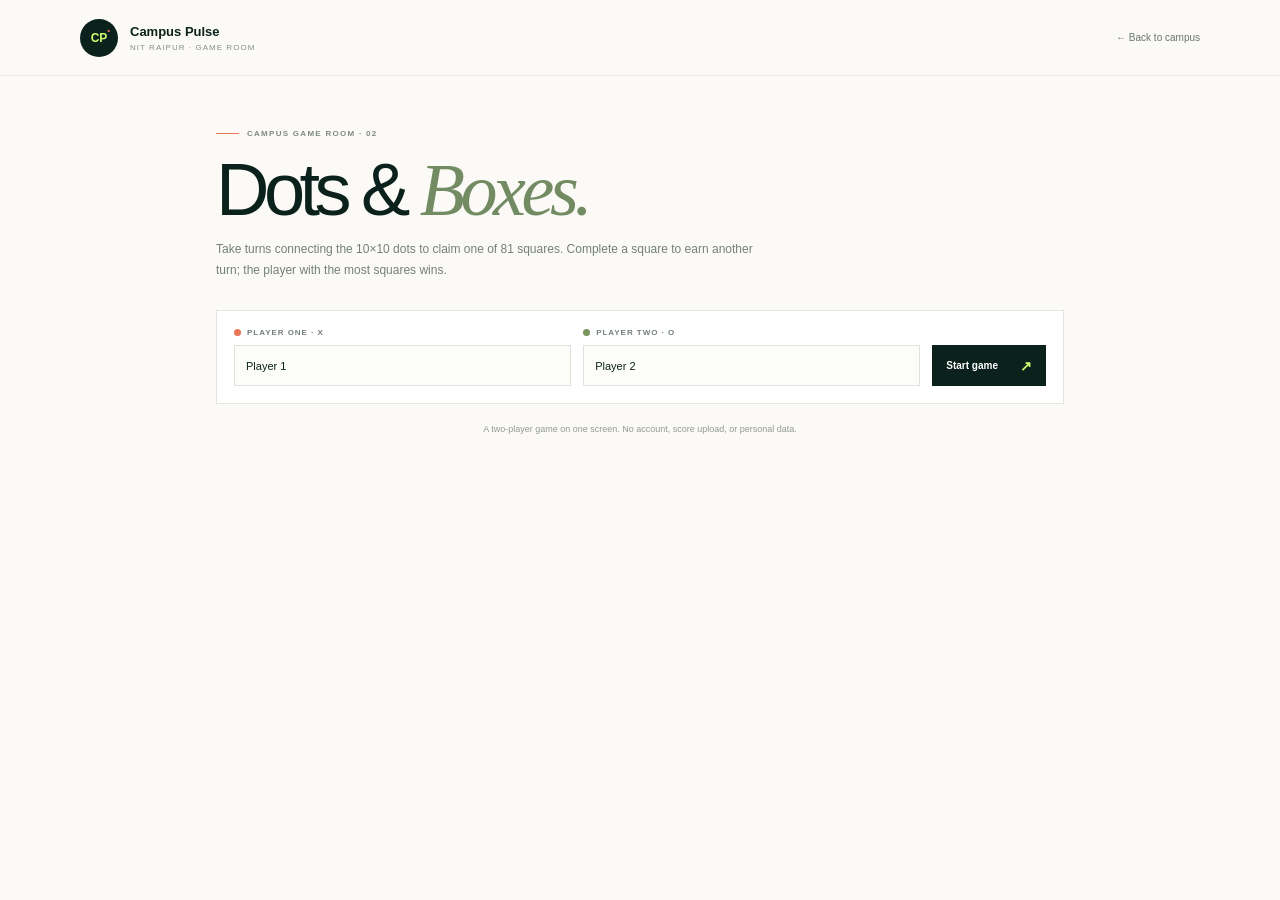
<file: dots-and-boxes.html>
<!doctype html>
<html lang="en">
<head>
<meta charset="utf-8"><meta name="viewport" content="width=device-width,initial-scale=1"><meta name="theme-color" content="#0b211c">
<meta name="description" content="Play Dots and Boxes with a friend on Campus Pulse."><title>Dots &amp; Boxes — Campus Pulse</title>
<link rel="stylesheet" href="./dots-and-boxes.css"><script src="./dots-and-boxes.js" defer></script>
</head>
<body>
<header class="game-header"><a class="game-brand" href="./index.html" aria-label="Return to Campus Pulse"><span class="brand-mark">CP<span>•</span></span><span><strong>Campus Pulse</strong><small>NIT RAIPUR · GAME ROOM</small></span></a><a class="back-link" href="./index.html">← Back to campus</a></header>
<main class="game-page">
<div class="game-eyebrow"><span></span> CAMPUS GAME ROOM · 02</div>
<h1>Dots &amp; <em>Boxes.</em></h1>
<p class="intro">Take turns connecting the 10×10 dots to claim one of 81 squares. Complete a square to earn another turn; the player with the most squares wins.</p>
<form id="players-form" class="players-form">
<label><span><i class="player-dot player-one"></i> PLAYER ONE · X</span><input name="player_one" type="text" value="Player 1" maxlength="32" required autocomplete="off" aria-label="Player one's name"></label>
<label><span><i class="player-dot player-two"></i> PLAYER TWO · O</span><input name="player_two" type="text" value="Player 2" maxlength="32" required autocomplete="off" aria-label="Player two's name"></label>
<button class="start-button" type="submit">Start game <span>↗</span></button>
</form>
<section class="game-console" id="game-console" hidden>
<div class="match-topline"><div><span class="match-label">THE MATCH</span><button class="new-round" id="new-round" type="button">New round ↻</button></div><p class="turn-status" id="turn-status" role="status" aria-live="polite"></p></div>
<div class="scoreboard" aria-label="Scores">
<div class="score-card player-one active" id="score-one"><span class="score-name" id="score-name-one">Player 1</span><b id="score-value-one">0</b></div>
<div class="score-divider">SQUARES</div>
<div class="score-card player-two" id="score-two"><span class="score-name" id="score-name-two">Player 2</span><b id="score-value-two">0</b></div>
</div>
<div class="board-frame"><svg id="dots-board" class="dots-board" viewBox="0 0 600 600" role="group" aria-label="Dots and Boxes board with 10 rows and 10 columns of dots" aria-describedby="board-hint"></svg></div>
<p class="board-hint" id="board-hint">Click or tap any open line between dots. A completed square shows its owner’s first letter. On a small screen, swipe sideways across the board.</p>
</section>
<div class="game-note">A two-player game on one screen. No account, score upload, or personal data.</div>
</main>
</body>
</html>
</file>
<file: dots-and-boxes.css>
:root{--ink:#0b211c;--paper:#fbfaf6;--line:#dedfd6;--lime:#ceff70;--coral:#e97658;--green:#78955e;--muted:#7b887e;--sans:Arial,Helvetica,sans-serif;--serif:Georgia,"Times New Roman",serif}
*{box-sizing:border-box}
body{margin:0;background:var(--paper);color:var(--ink);font-family:var(--sans);-webkit-font-smoothing:antialiased}
button,input{font:inherit}
button,a{-webkit-tap-highlight-color:transparent}
a{color:inherit;text-decoration:none}
[hidden]{display:none!important}
.game-header{height:76px;padding:0 max(6%,calc((100% - 1120px)/2));display:flex;align-items:center;justify-content:space-between;border-bottom:1px solid #e8e8e1;background:#fbfaf6}
.game-brand{display:flex;align-items:center;gap:12px}.brand-mark{height:38px;width:38px;border-radius:50%;background:var(--ink);color:var(--lime);display:grid;place-items:center;font-size:12px;font-weight:800;position:relative}.brand-mark span{position:absolute;right:8px;top:7px;color:var(--coral);font-size:8px}.game-brand strong,.game-brand small{display:block}.game-brand strong{font-size:13px}.game-brand small{margin-top:4px;font-size:8px;letter-spacing:.13em;color:#839087}.back-link{font-size:10px;color:#69766d}.back-link:hover{text-decoration:underline;text-underline-offset:4px}
.game-page{max-width:900px;margin:0 auto;padding:53px 26px 80px}.game-eyebrow{display:flex;align-items:center;gap:8px;font-size:8px;font-weight:800;letter-spacing:.16em;color:#7f8b81}.game-eyebrow span{width:23px;height:1px;background:var(--coral)}h1{font-size:clamp(48px,8vw,74px);line-height:.95;letter-spacing:-.075em;font-weight:500;margin:17px 0 14px}h1 em{font-family:var(--serif);font-weight:400;color:#738b63;letter-spacing:-.06em}.intro{max-width:550px;color:#748077;font-size:12px;line-height:1.7;margin:0 0 30px}
.players-form{display:grid;grid-template-columns:1fr 1fr auto;align-items:end;gap:12px;padding:17px;background:#fff;border:1px solid #e5e7de}.players-form label>span{display:flex;align-items:center;gap:6px;margin-bottom:8px;font-size:8px;font-weight:800;letter-spacing:.12em;color:#728077}.player-dot{height:7px;width:7px;border-radius:50%;display:inline-block}.player-one .player-dot,.player-dot.player-one{background:var(--coral)}.player-two .player-dot,.player-dot.player-two{background:var(--green)}.players-form input{width:100%;height:41px;padding:0 11px;border:1px solid #e0e3db;background:#fcfcf9;color:var(--ink);font-size:11px;outline:none}.players-form input:focus{border-color:#879d72}.start-button{height:41px;display:flex;align-items:center;justify-content:space-between;gap:22px;padding:0 14px;border:0;background:var(--ink);color:#fff;font-size:10px;font-weight:700}.start-button span{font-size:14px;color:var(--lime)}.start-button:hover{background:#234739}
.game-console{max-width:850px;margin:22px auto 0;padding:20px 22px 15px;border:1px solid #e5e7de;background:#fff}.match-topline>div{display:flex;align-items:center;justify-content:space-between}.match-label{font-size:8px;font-weight:800;letter-spacing:.15em;color:#849187}.new-round{border:1px solid #dfe3d9;background:#fff;padding:8px 10px;color:#58665b;font-size:9px}.turn-status{margin:11px 0 14px;color:#526950;font-size:11px;font-weight:700;min-height:16px}.scoreboard{display:grid;grid-template-columns:1fr auto 1fr;align-items:center;gap:9px;margin:0 0 14px}.score-card{display:flex;justify-content:space-between;align-items:center;gap:8px;padding:9px 10px;border:1px solid #ebede7;color:#738076;font-size:9px;transition:background .15s,border-color .15s}.score-card b{font-size:16px;color:var(--ink)}.score-card.active.player-one{background:#fff3ef;border-color:#edc7bd}.score-card.active.player-two{background:#f0f5e9;border-color:#cfddc1}.score-divider{font-size:7px;letter-spacing:.12em;color:#99a198}.board-frame{width:min(100%,600px);margin:0 auto;background:#fbfcf8;border:1px solid #edf0e8;border-radius:3px;overflow:auto}.dots-board{width:min(100%,600px);min-width:320px;height:auto;display:block;touch-action:manipulation}.board-point{fill:var(--ink)}.box-fill{fill:#fff0eb}.box-fill.player-two{fill:#edf4e4}.box-owner{font-family:var(--sans);font-weight:800;font-size:18px;text-anchor:middle;dominant-baseline:central}.box-owner.player-one{fill:#ce654d}.box-owner.player-two{fill:#66864d}.box-fill.winner{stroke:#b7cf9c;stroke-width:2}.edge-group{cursor:pointer}.edge-visible{stroke:#dfe4d8;stroke-width:5.2;stroke-linecap:round;transition:stroke .12s}.edge-hit{stroke:transparent;stroke-width:30;stroke-linecap:round;pointer-events:stroke}.edge-group.available:hover .edge-visible{stroke:#b9c89f}.edge-group.player-one .edge-visible{stroke:var(--coral)}.edge-group.player-two .edge-visible{stroke:var(--green)}.edge-group:focus{outline:none}.edge-group:focus .edge-visible{stroke:#a8bf7a;stroke-width:8}.board-hint{max-width:620px;margin:12px auto 0;color:#87928a;font-size:9px;line-height:1.6;text-align:center}.game-note{margin-top:20px;color:#929b93;font-size:9px;text-align:center}
@media(max-width:650px){.game-header{height:66px;padding:0 5%}.brand-mark{width:34px;height:34px}.game-page{padding:40px 5% 58px}.players-form{grid-template-columns:1fr 1fr;gap:11px;padding:13px}.players-form label>span{font-size:7px}.start-button{grid-column:1/-1}.game-console{padding:15px 12px 13px}.score-card{padding:8px 6px;font-size:8px}.score-card b{font-size:14px}.board-frame{width:100%;max-width:100%}.dots-board{min-width:320px}.edge-visible{stroke-width:5.6px}.edge-hit{stroke-width:36px}.game-note{line-height:1.6}}
</file>
